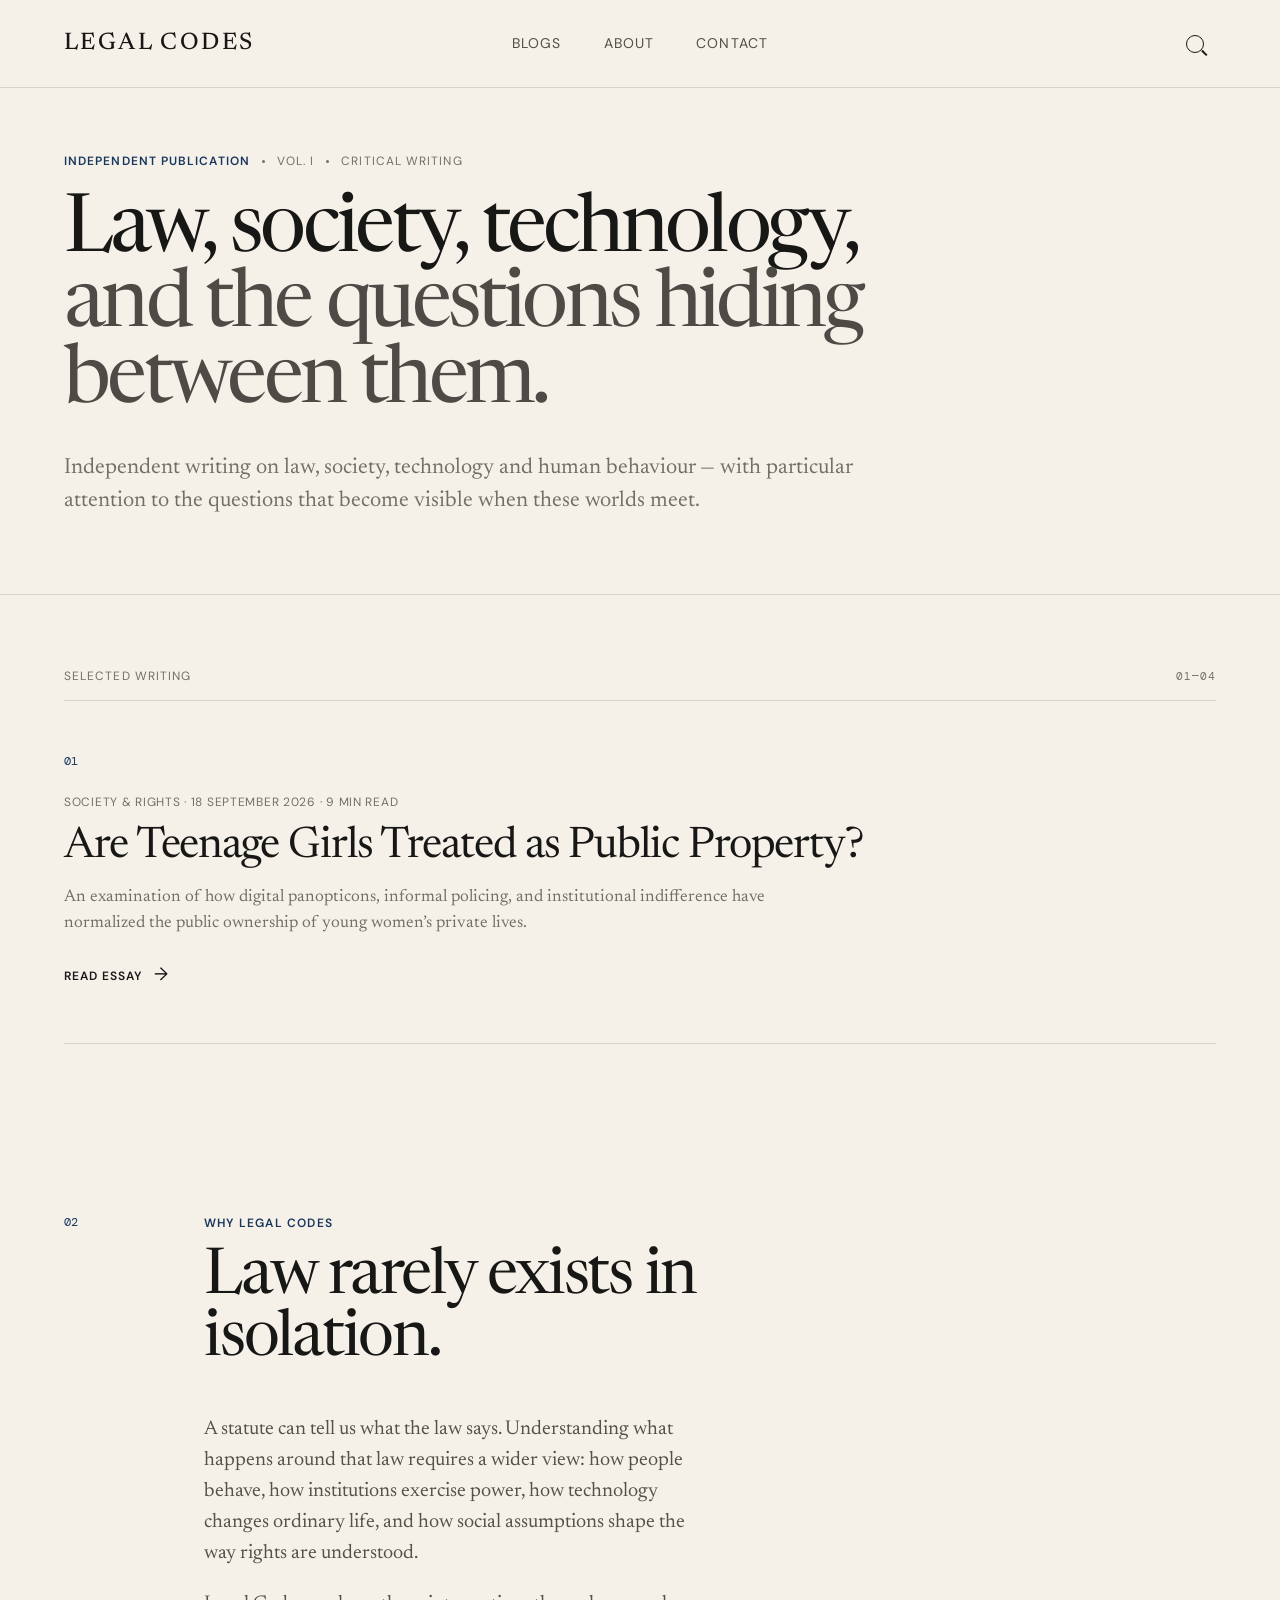
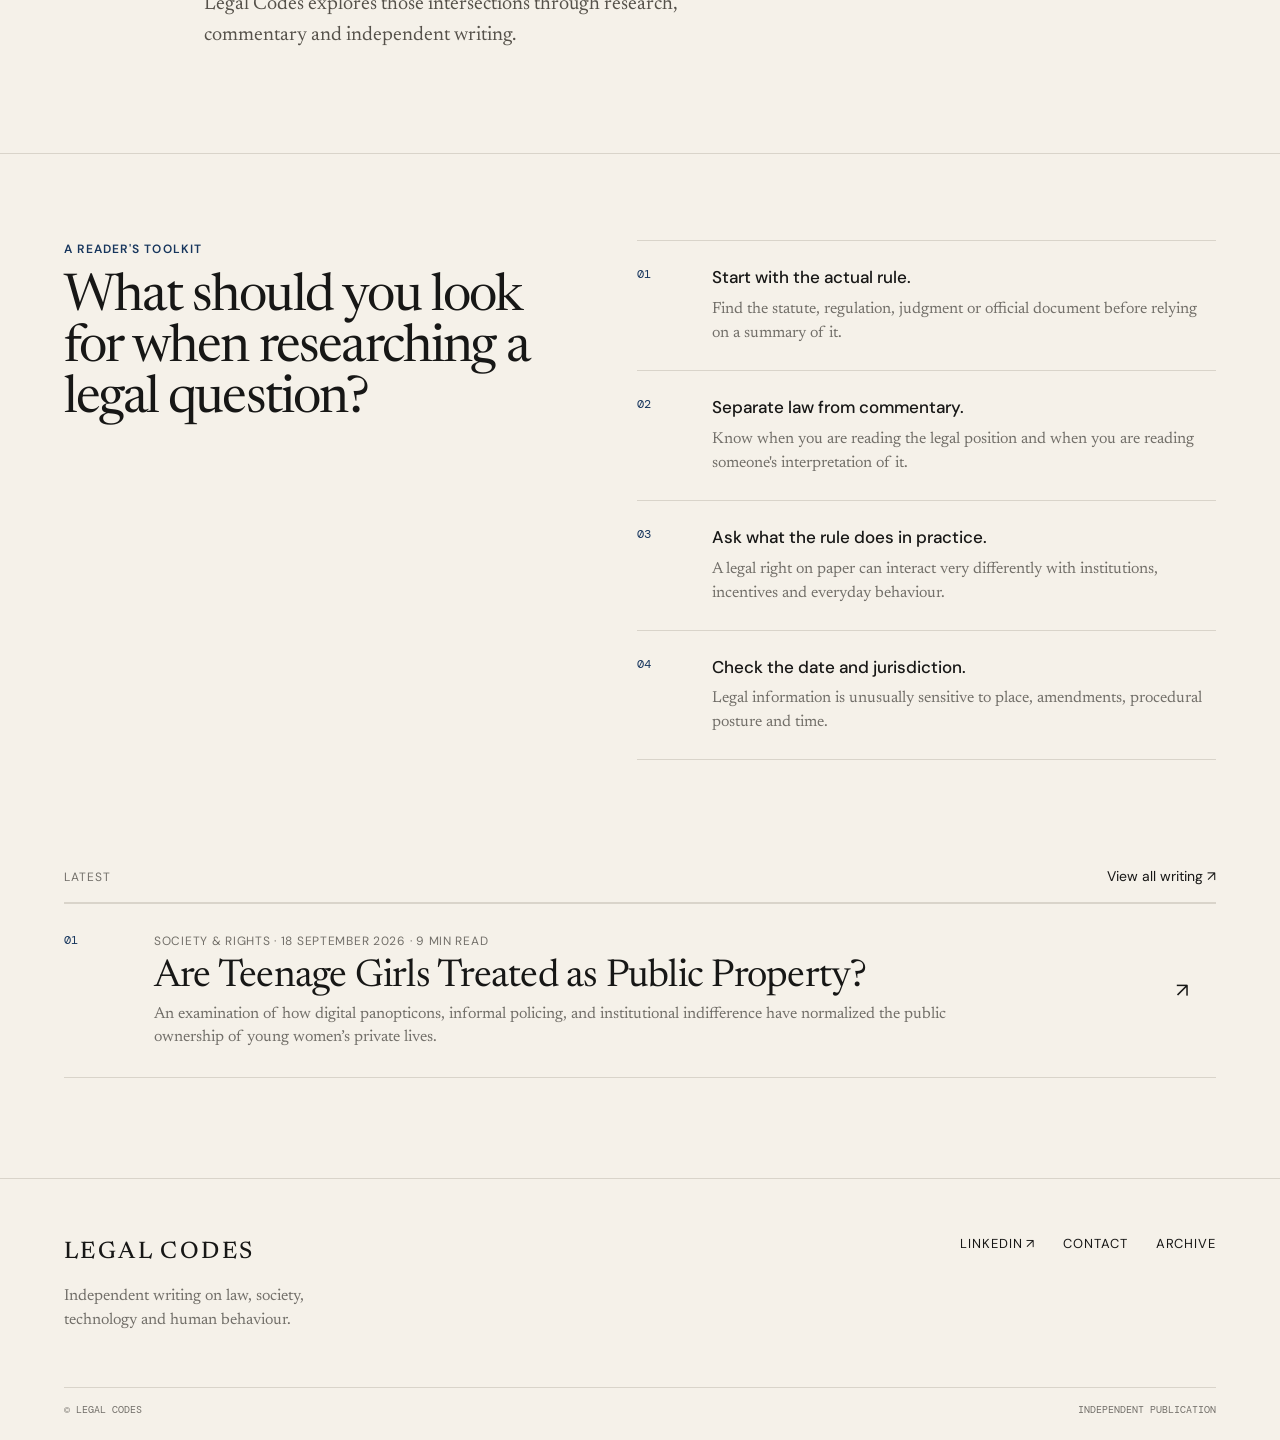
<file: legalcodes/index.html>
<!doctype html>
<html lang="en">
<head>
  <meta charset="utf-8">
  <meta name="viewport" content="width=device-width, initial-scale=1">
  <meta name="description" content="Legal Codes — independent writing on law, society, technology and human behaviour.">
  <meta name="theme-color" content="#f5f1e9">
  <title>Legal Codes — Law, society, technology and human behaviour</title>
  <link rel="preconnect" href="https://fonts.googleapis.com">
  <link rel="preconnect" href="https://fonts.gstatic.com" crossorigin>
  <link href="https://fonts.googleapis.com/css2?family=DM+Mono:wght@400;500&family=DM+Sans:wght@400;500;600&family=Newsreader:opsz,wght@6..72,400;6..72,500&display=swap" rel="stylesheet">
  <link rel="stylesheet" href="assets/css/style.css">
</head>
<body>
  <a class="skip-link" href="#main">Skip to content</a>
  <header class="site-header">
    <div class="header-inner">
      <a class="wordmark" href="index.html" aria-label="Legal Codes home">LEGAL CODES</a>
      <nav class="main-nav" aria-label="Primary navigation">
        <a href="blogs.html">Blogs</a>
        <a href="about.html">About</a>
        <a href="contact.html">Contact</a>
      </nav>
      <button class="search-trigger" type="button" data-search-open aria-label="Search Legal Codes">
        <span class="search-icon"></span>
      </button>
    </div>
  </header>

  <main id="main">
    <section class="hero editorial-rule">
      <div class="container">
        <div class="eyebrow"><span>Independent publication</span><i></i><span>Vol. I</span><i></i><span>Critical writing</span></div>
        <h1>Law, society, technology,<br><em>and the questions hiding between them.</em></h1>
        <p class="hero-deck">Independent writing on law, society, technology and human behaviour — with particular attention to the questions that become visible when these worlds meet.</p>
      </div>
    </section>

    <section class="featured-section">
      <div class="container">
        <div class="section-label"><span>Selected writing</span><span class="section-number">01—04</span></div>
        <div id="featured-grid" class="featured-grid" aria-live="polite"></div>
      </div>
    </section>

    <section class="manifesto editorial-rule">
      <div class="container manifesto-grid">
        <div class="manifesto-index">02</div>
        <div>
          <p class="kicker">Why Legal Codes</p>
          <h2>Law rarely exists in isolation.</h2>
          <div class="manifesto-copy">
            <p>A statute can tell us what the law says. Understanding what happens around that law requires a wider view: how people behave, how institutions exercise power, how technology changes ordinary life, and how social assumptions shape the way rights are understood.</p>
            <p>Legal Codes explores those intersections through research, commentary and independent writing.</p>
          </div>
        </div>
      </div>
    </section>

    <section class="research-section">
      <div class="container research-grid">
        <div class="research-intro">
          <p class="kicker">A reader's toolkit</p>
          <h2>What should you look for when researching a legal question?</h2>
        </div>
        <ol class="principles">
          <li><span>01</span><div><strong>Start with the actual rule.</strong><p>Find the statute, regulation, judgment or official document before relying on a summary of it.</p></div></li>
          <li><span>02</span><div><strong>Separate law from commentary.</strong><p>Know when you are reading the legal position and when you are reading someone's interpretation of it.</p></div></li>
          <li><span>03</span><div><strong>Ask what the rule does in practice.</strong><p>A legal right on paper can interact very differently with institutions, incentives and everyday behaviour.</p></div></li>
          <li><span>04</span><div><strong>Check the date and jurisdiction.</strong><p>Legal information is unusually sensitive to place, amendments, procedural posture and time.</p></div></li>
        </ol>
      </div>
    </section>

    <section class="latest-section">
      <div class="container">
        <div class="section-label"><span>Latest</span><a href="blogs.html">View all writing ↗</a></div>
        <div id="latest-list" class="latest-list"></div>
      </div>
    </section>
  </main>

  <footer class="site-footer">
    <div class="container footer-top">
      <div>
        <a class="footer-wordmark" href="index.html">LEGAL CODES</a>
        <p>Independent writing on law, society,<br>technology and human behaviour.</p>
      </div>
      <div class="footer-links">
        <a href="https://www.linkedin.com/in/shaunav-kaushik/" target="_blank" rel="noopener">LinkedIn ↗</a>
        <a href="contact.html">Contact</a>
        <a href="blogs.html">Archive</a>
      </div>
    </div>
    <div class="container footer-bottom"><span>© Legal Codes</span><span>Independent publication</span></div>
  </footer>

  <div class="search-overlay" data-search-overlay aria-hidden="true">
    <div class="search-panel" role="dialog" aria-modal="true" aria-labelledby="search-title">
      <div class="search-panel-top">
        <span id="search-title" class="kicker">Search Legal Codes</span>
        <button type="button" class="close-search" data-search-close aria-label="Close search">×</button>
      </div>
      <label class="search-input-wrap">
        <span class="sr-only">Search articles</span>
        <input id="site-search" type="search" autocomplete="off" placeholder="Search articles, ideas, subjects…" data-search-input>
      </label>
      <div id="search-results" class="search-results">
        <p class="search-hint">Search across the publication.</p>
      </div>
    </div>
  </div>

  <script src="assets/js/main.js"></script>
</body>
</html>
</file>
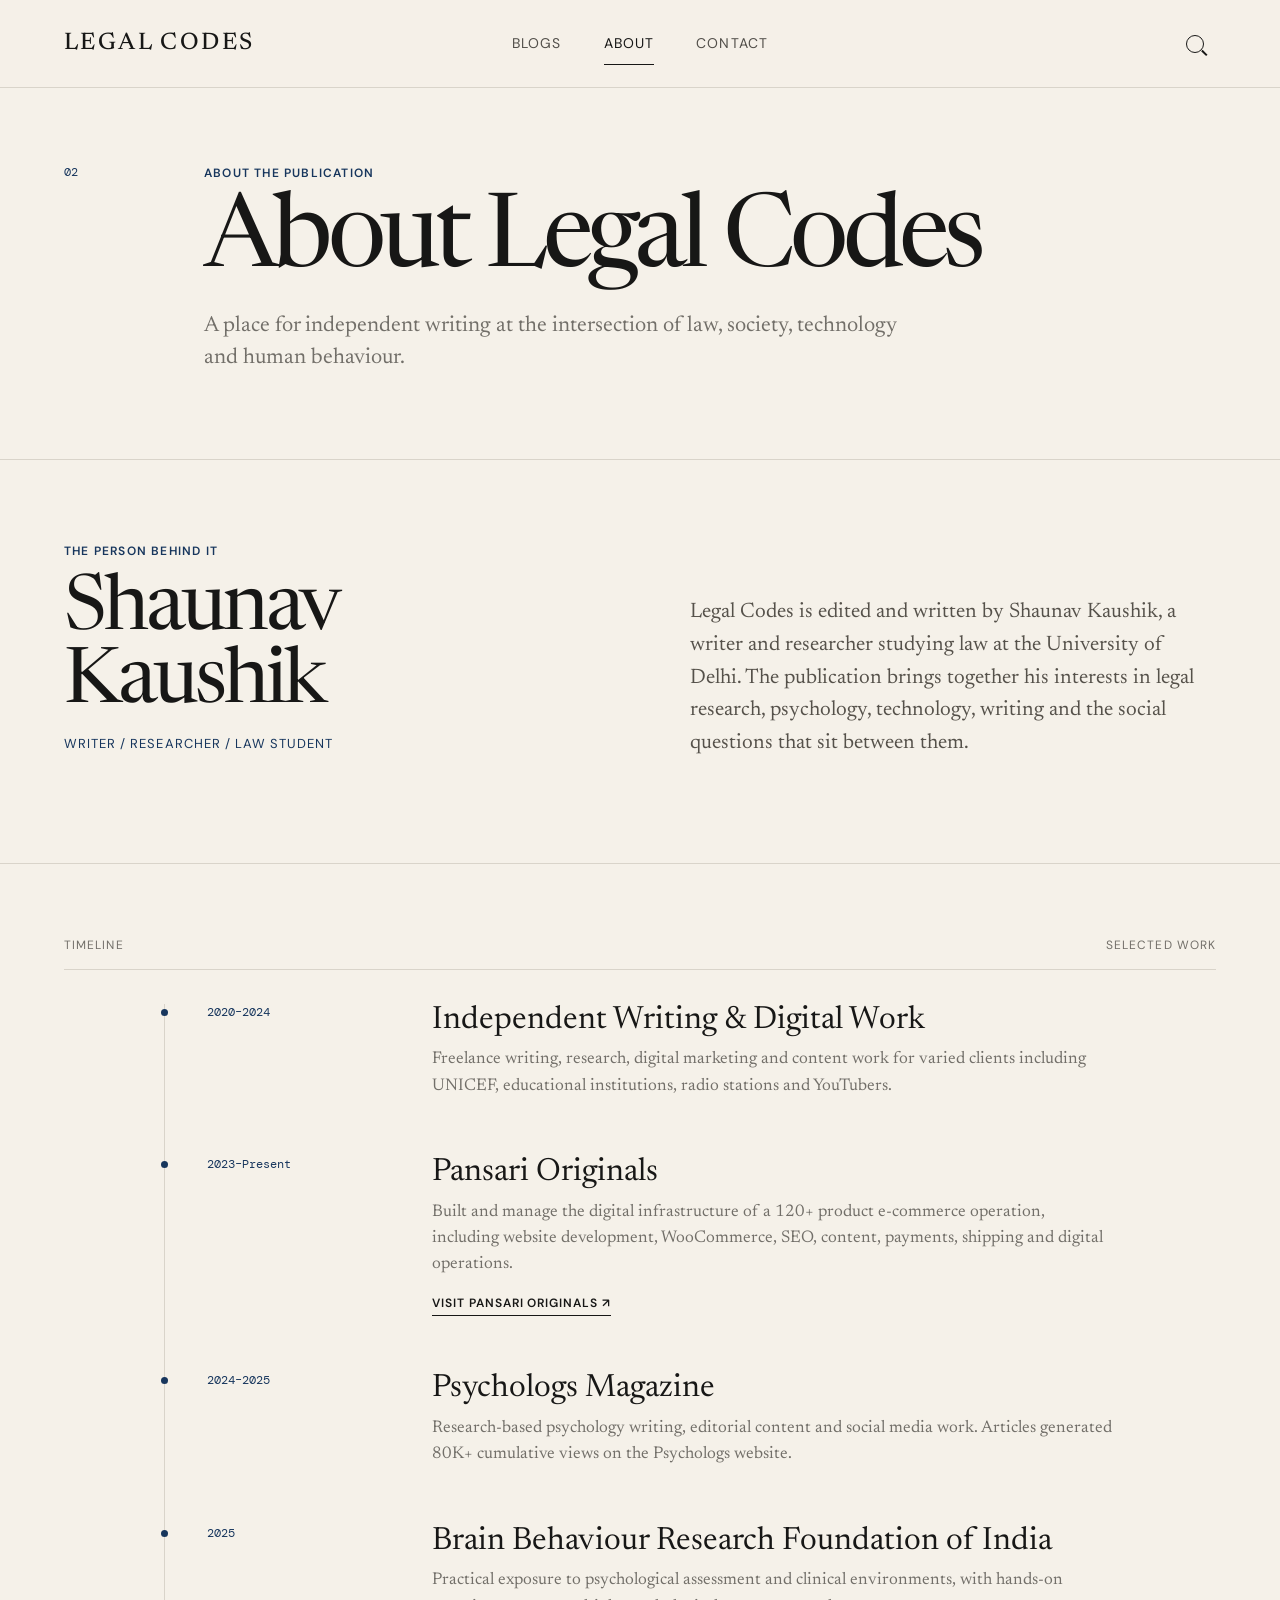
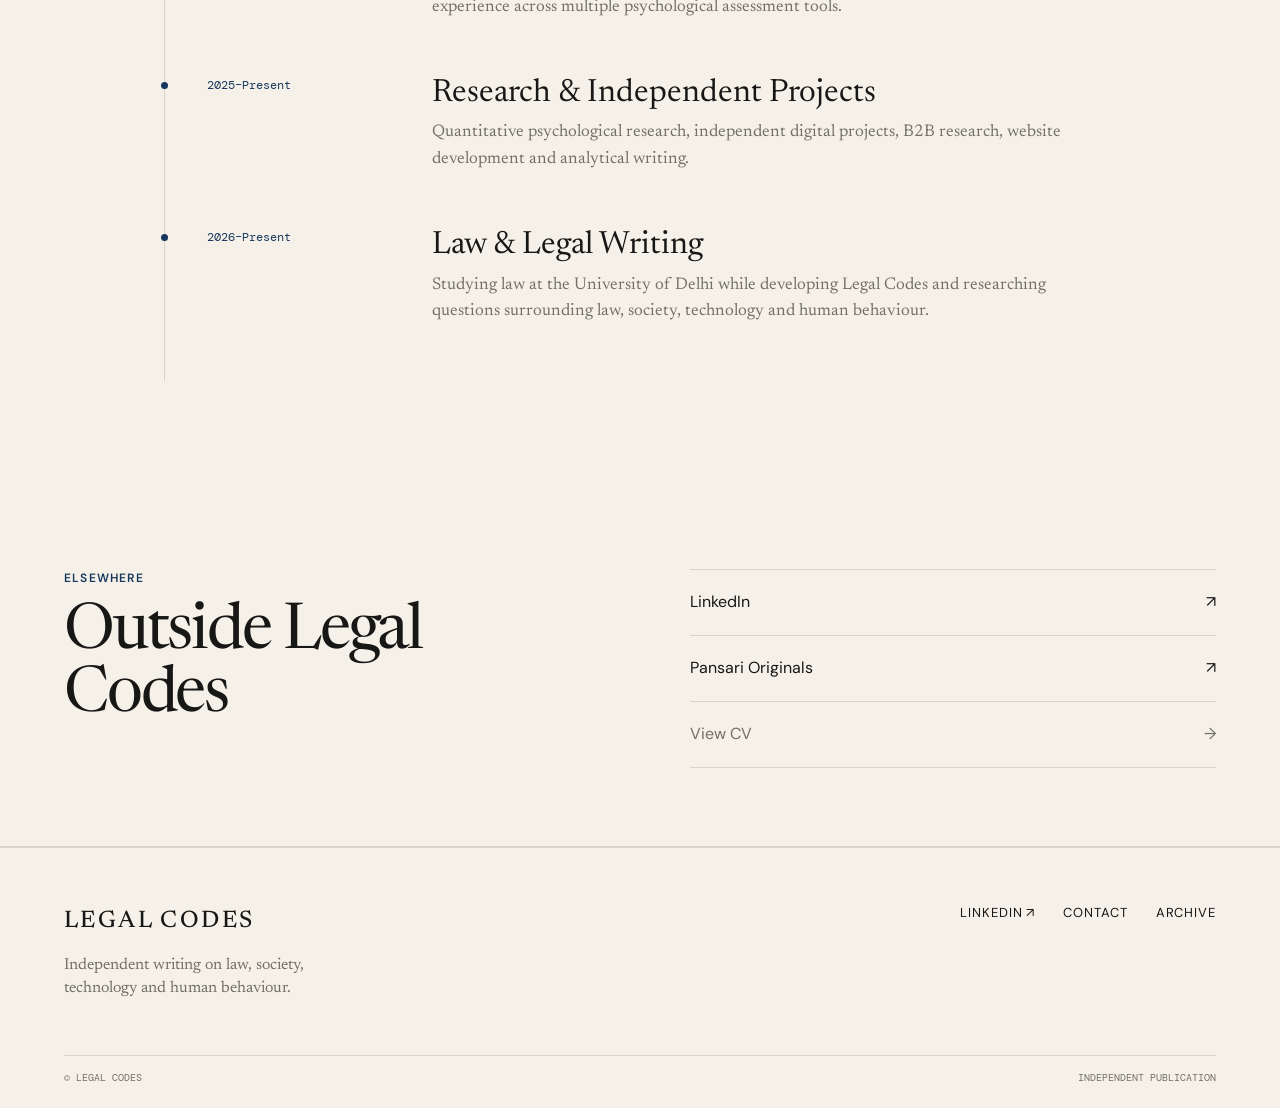
<file: legalcodes/about.html>
<!doctype html>
<html lang="en">
<head>
  <meta charset="utf-8"><meta name="viewport" content="width=device-width, initial-scale=1">
  <meta name="description" content="About Legal Codes and Shaunav Kaushik.">
  <title>About — Legal Codes</title>
  <link rel="preconnect" href="https://fonts.googleapis.com"><link rel="preconnect" href="https://fonts.gstatic.com" crossorigin>
  <link href="https://fonts.googleapis.com/css2?family=DM+Mono:wght@400;500&family=DM+Sans:wght@400;500;600&family=Newsreader:opsz,wght@6..72,400;6..72,500&display=swap" rel="stylesheet">
  <link rel="stylesheet" href="assets/css/style.css">
</head>
<body>
  <a class="skip-link" href="#main">Skip to content</a>
  <header class="site-header"><div class="header-inner"><a class="wordmark" href="index.html">LEGAL CODES</a><nav class="main-nav"><a href="blogs.html">Blogs</a><a class="active" href="about.html">About</a><a href="contact.html">Contact</a></nav><button class="search-trigger" type="button" data-search-open aria-label="Search Legal Codes"><span class="search-icon"></span></button></div></header>
  <main id="main">
    <section class="page-intro"><div class="container page-intro-grid"><span class="page-number">02</span><div><p class="kicker">About the publication</p><h1>About Legal Codes</h1><p>A place for independent writing at the intersection of law, society, technology and human behaviour.</p></div></div></section>
    <section class="about-person editorial-rule"><div class="container about-person-grid"><div><p class="kicker">The person behind it</p><h2>Shaunav Kaushik</h2><p class="role">Writer / Researcher / Law Student</p></div><div><p>Legal Codes is edited and written by Shaunav Kaushik, a writer and researcher studying law at the University of Delhi. The publication brings together his interests in legal research, psychology, technology, writing and the social questions that sit between them.</p></div></div></section>
    <section class="timeline-section"><div class="container"><div class="section-label"><span>Timeline</span><span>Selected work</span></div>
      <div class="timeline">
        <article class="timeline-item"><time>2020–2024</time><div><h3>Independent Writing &amp; Digital Work</h3><p>Freelance writing, research, digital marketing and content work for varied clients including UNICEF, educational institutions, radio stations and YouTubers.</p></div></article>
        <article class="timeline-item"><time>2023–Present</time><div><h3>Pansari Originals</h3><p>Built and manage the digital infrastructure of a 120+ product e-commerce operation, including website development, WooCommerce, SEO, content, payments, shipping and digital operations.</p><a class="text-link" href="https://pansarioriginals.com/" target="_blank" rel="noopener">Visit Pansari Originals ↗</a></div></article>
        <article class="timeline-item"><time>2024–2025</time><div><h3>Psychologs Magazine</h3><p>Research-based psychology writing, editorial content and social media work. Articles generated 80K+ cumulative views on the Psychologs website.</p></div></article>
        <article class="timeline-item"><time>2025</time><div><h3>Brain Behaviour Research Foundation of India</h3><p>Practical exposure to psychological assessment and clinical environments, with hands-on experience across multiple psychological assessment tools.</p></div></article>
        <article class="timeline-item"><time>2025–Present</time><div><h3>Research &amp; Independent Projects</h3><p>Quantitative psychological research, independent digital projects, B2B research, website development and analytical writing.</p></div></article>
        <article class="timeline-item"><time>2026–Present</time><div><h3>Law &amp; Legal Writing</h3><p>Studying law at the University of Delhi while developing Legal Codes and researching questions surrounding law, society, technology and human behaviour.</p></div></article>
      </div>
    </div></section>
    <section class="elsewhere editorial-rule"><div class="container elsewhere-grid"><div><p class="kicker">Elsewhere</p><h2>Outside Legal Codes</h2></div><div class="elsewhere-links"><a href="https://www.linkedin.com/in/shaunav-kaushik/" target="_blank" rel="noopener"><span>LinkedIn</span><span>↗</span></a><a href="https://pansarioriginals.com/" target="_blank" rel="noopener"><span>Pansari Originals</span><span>↗</span></a><a href="#" class="muted-link"><span>View CV</span><span>→</span></a></div></div></section>
  </main>
  <footer class="site-footer"><div class="container footer-top"><div><a class="footer-wordmark" href="index.html">LEGAL CODES</a><p>Independent writing on law, society,<br>technology and human behaviour.</p></div><div class="footer-links"><a href="https://www.linkedin.com/in/shaunav-kaushik/" target="_blank" rel="noopener">LinkedIn ↗</a><a href="contact.html">Contact</a><a href="blogs.html">Archive</a></div></div><div class="container footer-bottom"><span>© Legal Codes</span><span>Independent publication</span></div></footer>
  <div class="search-overlay" data-search-overlay aria-hidden="true"><div class="search-panel" role="dialog" aria-modal="true"><div class="search-panel-top"><span class="kicker">Search Legal Codes</span><button type="button" class="close-search" data-search-close aria-label="Close search">×</button></div><label class="search-input-wrap"><span class="sr-only">Search articles</span><input id="site-search" type="search" autocomplete="off" placeholder="Search articles, ideas, subjects…" data-search-input></label><div id="search-results" class="search-results"><p class="search-hint">Search across the publication.</p></div></div></div>
  <script src="assets/js/main.js"></script>
</body>
</html>
</file>
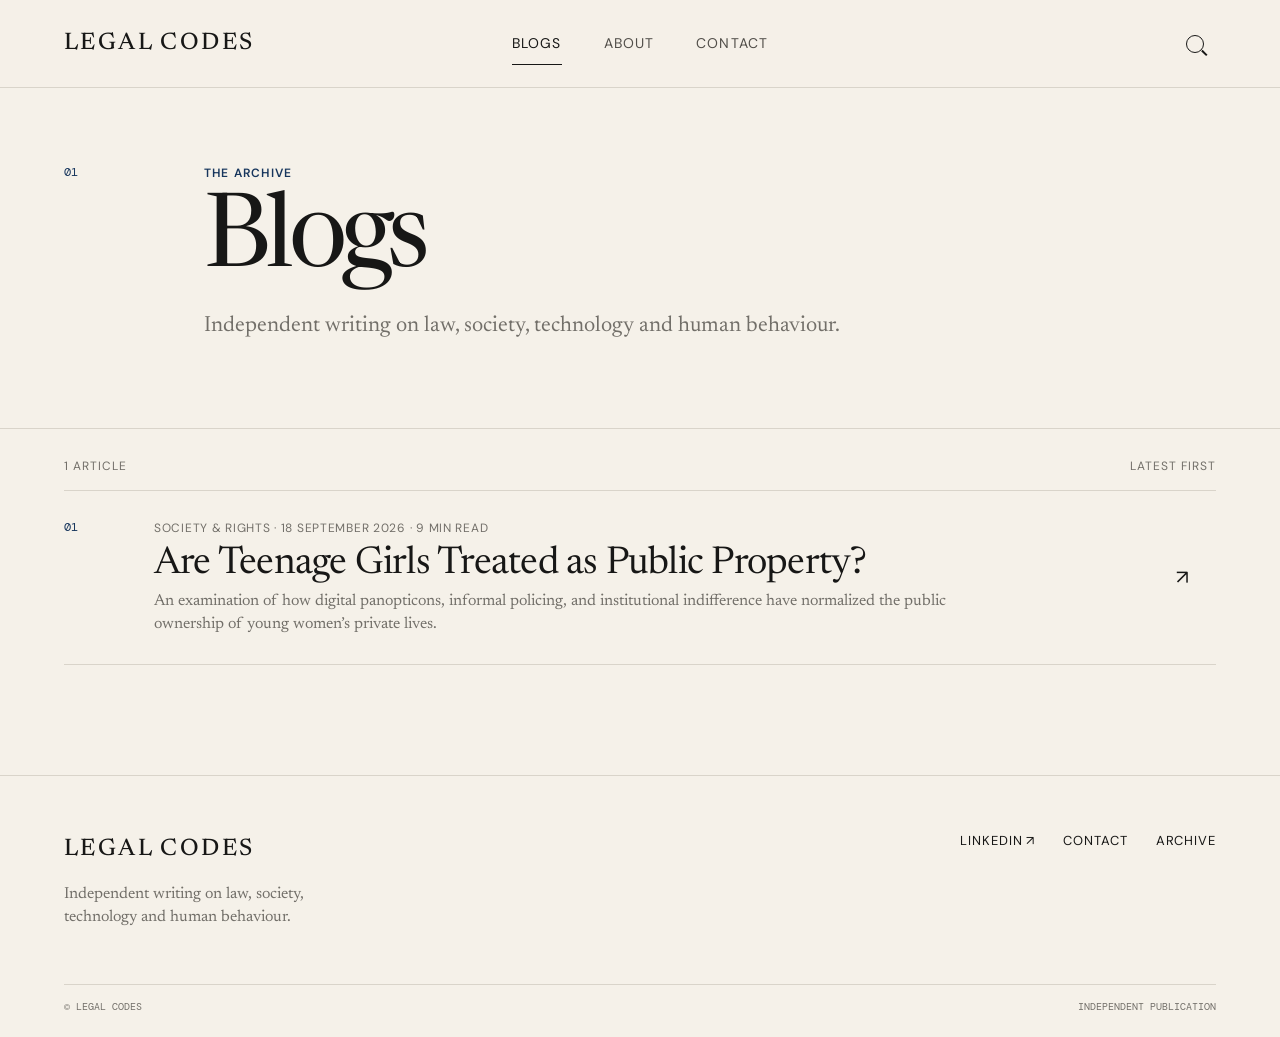
<file: legalcodes/blogs.html>
<!doctype html>
<html lang="en">
<head>
  <meta charset="utf-8">
  <meta name="viewport" content="width=device-width, initial-scale=1">
  <meta name="description" content="The complete Legal Codes archive.">
  <title>Blogs — Legal Codes</title>
  <link rel="preconnect" href="https://fonts.googleapis.com">
  <link rel="preconnect" href="https://fonts.gstatic.com" crossorigin>
  <link href="https://fonts.googleapis.com/css2?family=DM+Mono:wght@400;500&family=DM+Sans:wght@400;500;600&family=Newsreader:opsz,wght@6..72,400;6..72,500&display=swap" rel="stylesheet">
  <link rel="stylesheet" href="assets/css/style.css">
</head>
<body>
  <a class="skip-link" href="#main">Skip to content</a>
  <header class="site-header">
    <div class="header-inner">
      <a class="wordmark" href="index.html">LEGAL CODES</a>
      <nav class="main-nav" aria-label="Primary navigation"><a class="active" href="blogs.html">Blogs</a><a href="about.html">About</a><a href="contact.html">Contact</a></nav>
      <button class="search-trigger" type="button" data-search-open aria-label="Search Legal Codes"><span class="search-icon"></span></button>
    </div>
  </header>
  <main id="main">
    <section class="page-intro">
      <div class="container page-intro-grid">
        <span class="page-number">01</span>
        <div><p class="kicker">The archive</p><h1>Blogs</h1><p>Independent writing on law, society, technology and human behaviour.</p></div>
      </div>
    </section>
    <section class="archive-section">
      <div class="container">
        <div class="archive-toolbar"><span id="article-count">Loading…</span><span>Latest first</span></div>
        <div id="archive-list" class="archive-list"></div>
      </div>
    </section>
  </main>
  <footer class="site-footer">
    <div class="container footer-top"><div><a class="footer-wordmark" href="index.html">LEGAL CODES</a><p>Independent writing on law, society,<br>technology and human behaviour.</p></div><div class="footer-links"><a href="https://www.linkedin.com/in/shaunav-kaushik/" target="_blank" rel="noopener">LinkedIn ↗</a><a href="contact.html">Contact</a><a href="blogs.html">Archive</a></div></div>
    <div class="container footer-bottom"><span>© Legal Codes</span><span>Independent publication</span></div>
  </footer>
  <div class="search-overlay" data-search-overlay aria-hidden="true"><div class="search-panel" role="dialog" aria-modal="true"><div class="search-panel-top"><span class="kicker">Search Legal Codes</span><button type="button" class="close-search" data-search-close aria-label="Close search">×</button></div><label class="search-input-wrap"><span class="sr-only">Search articles</span><input id="site-search" type="search" autocomplete="off" placeholder="Search articles, ideas, subjects…" data-search-input></label><div id="search-results" class="search-results"><p class="search-hint">Search across the publication.</p></div></div></div>
  <script src="assets/js/main.js"></script>
</body>
</html>
</file>
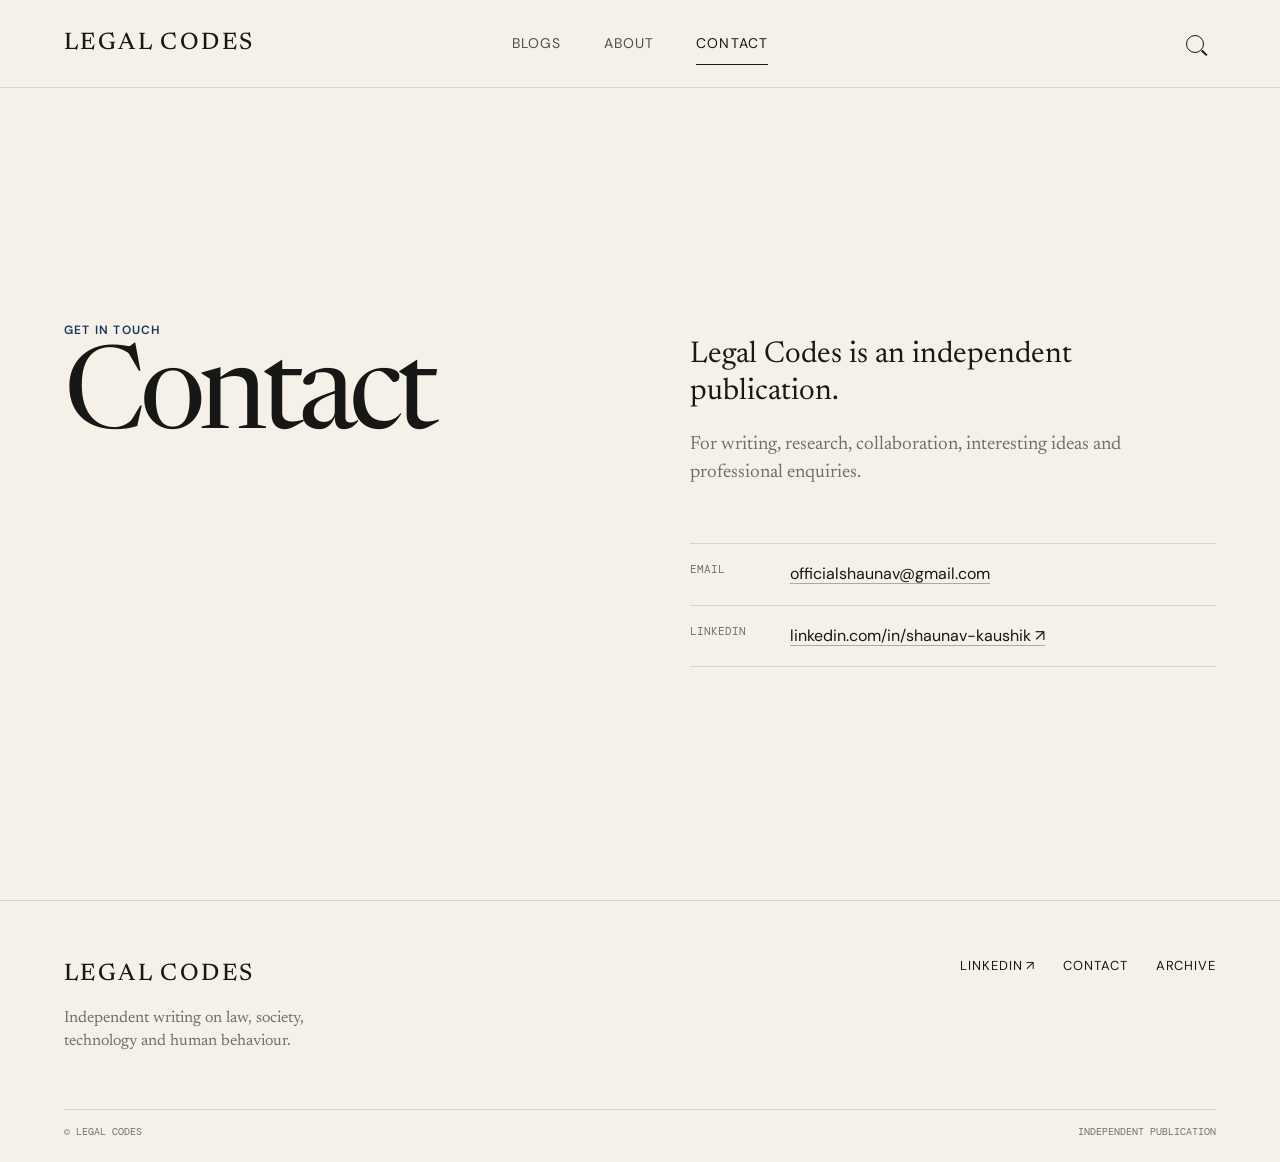
<file: legalcodes/contact.html>
<!doctype html>
<html lang="en">
<head>
  <meta charset="utf-8"><meta name="viewport" content="width=device-width, initial-scale=1">
  <meta name="description" content="Contact Legal Codes.">
  <title>Contact — Legal Codes</title>
  <link rel="preconnect" href="https://fonts.googleapis.com"><link rel="preconnect" href="https://fonts.gstatic.com" crossorigin>
  <link href="https://fonts.googleapis.com/css2?family=DM+Mono:wght@400;500&family=DM+Sans:wght@400;500;600&family=Newsreader:opsz,wght@6..72,400;6..72,500&display=swap" rel="stylesheet">
  <link rel="stylesheet" href="assets/css/style.css">
</head>
<body>
  <a class="skip-link" href="#main">Skip to content</a>
  <header class="site-header"><div class="header-inner"><a class="wordmark" href="index.html">LEGAL CODES</a><nav class="main-nav"><a href="blogs.html">Blogs</a><a href="about.html">About</a><a class="active" href="contact.html">Contact</a></nav><button class="search-trigger" type="button" data-search-open aria-label="Search Legal Codes"><span class="search-icon"></span></button></div></header>
  <main id="main">
    <section class="contact-page"><div class="container contact-grid"><div><p class="kicker">Get in touch</p><h1>Contact</h1></div><div class="contact-copy"><p class="contact-lead">Legal Codes is an independent publication.</p><p>For writing, research, collaboration, interesting ideas and professional enquiries.</p><div class="contact-details"><div><span>Email</span><a href="mailto:officialshaunav@gmail.com">officialshaunav@gmail.com</a></div><div><span>LinkedIn</span><a href="https://www.linkedin.com/in/shaunav-kaushik/" target="_blank" rel="noopener">linkedin.com/in/shaunav-kaushik ↗</a></div></div></div></div></section>
  </main>
  <footer class="site-footer"><div class="container footer-top"><div><a class="footer-wordmark" href="index.html">LEGAL CODES</a><p>Independent writing on law, society,<br>technology and human behaviour.</p></div><div class="footer-links"><a href="https://www.linkedin.com/in/shaunav-kaushik/" target="_blank" rel="noopener">LinkedIn ↗</a><a href="contact.html">Contact</a><a href="blogs.html">Archive</a></div></div><div class="container footer-bottom"><span>© Legal Codes</span><span>Independent publication</span></div></footer>
  <div class="search-overlay" data-search-overlay aria-hidden="true"><div class="search-panel" role="dialog" aria-modal="true"><div class="search-panel-top"><span class="kicker">Search Legal Codes</span><button type="button" class="close-search" data-search-close aria-label="Close search">×</button></div><label class="search-input-wrap"><span class="sr-only">Search articles</span><input id="site-search" type="search" autocomplete="off" placeholder="Search articles, ideas, subjects…" data-search-input></label><div id="search-results" class="search-results"><p class="search-hint">Search across the publication.</p></div></div></div>
  <script src="assets/js/main.js"></script>
</body>
</html>
</file>
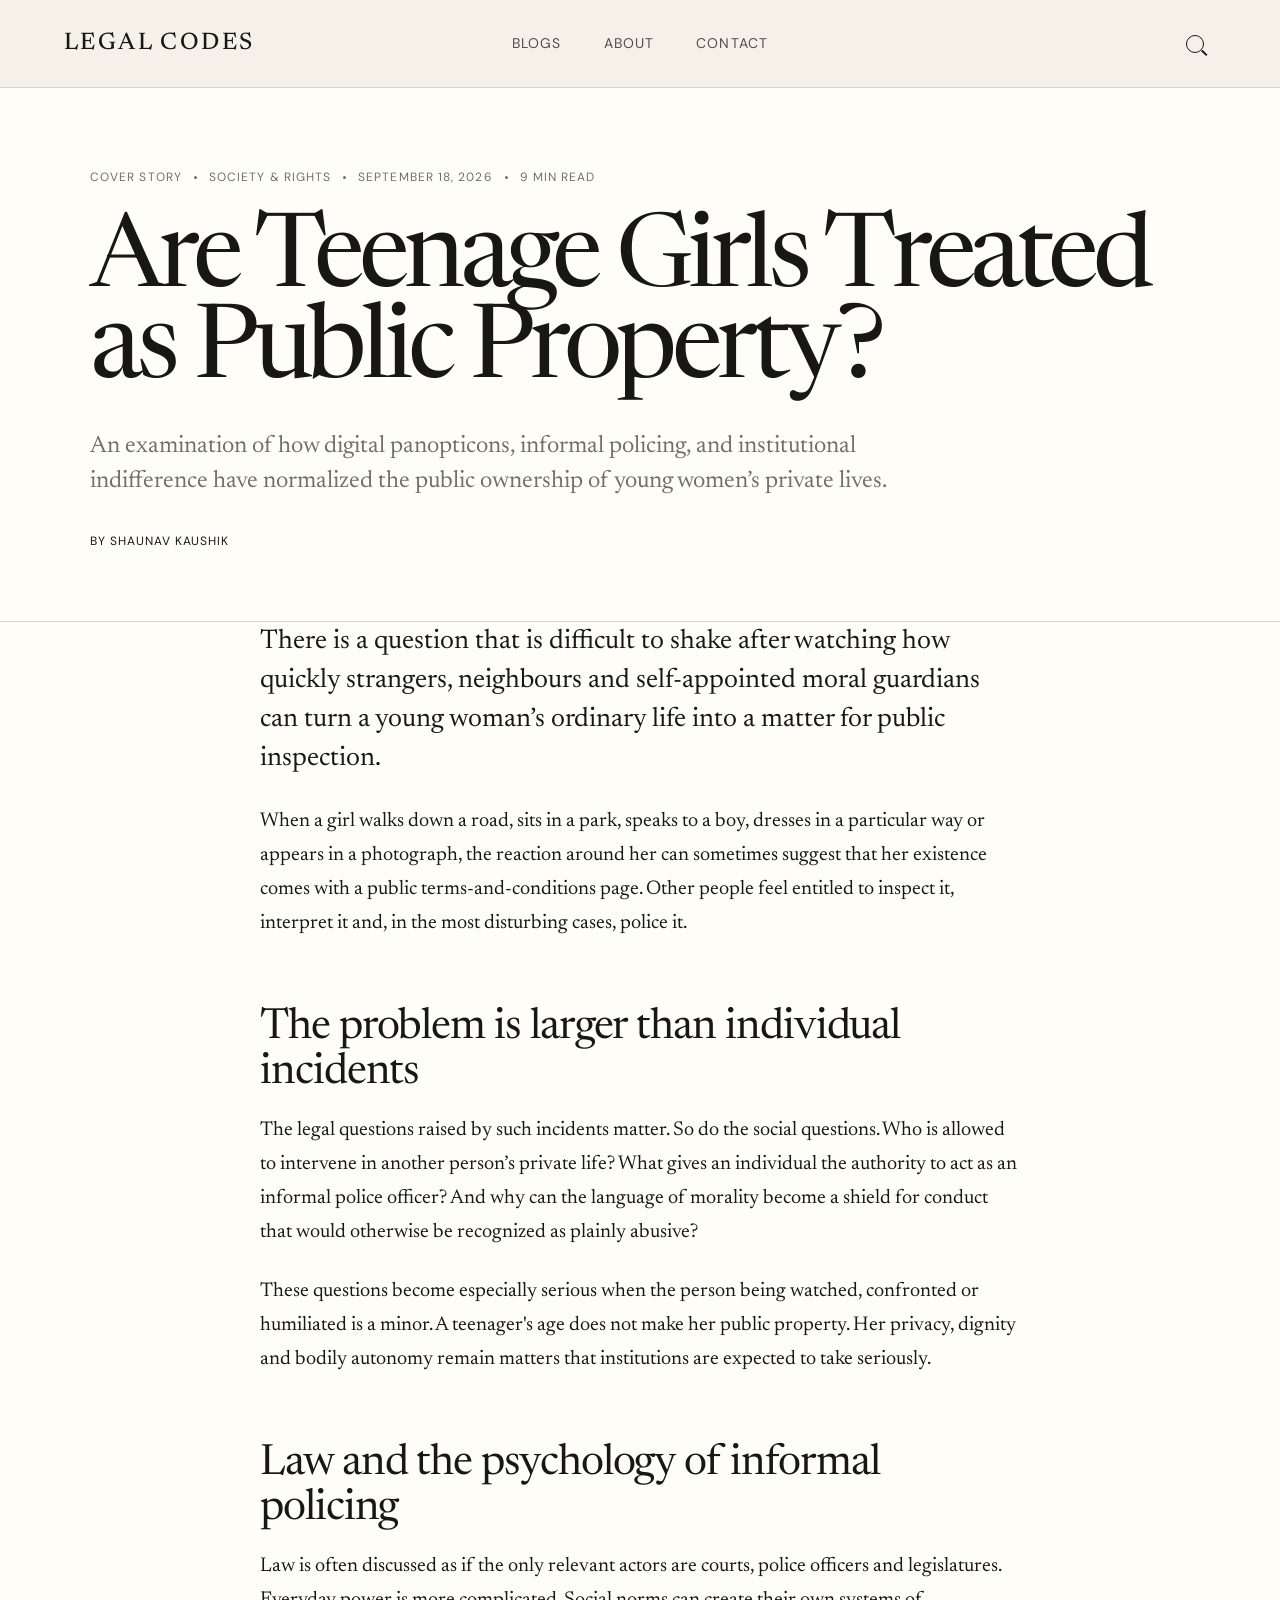
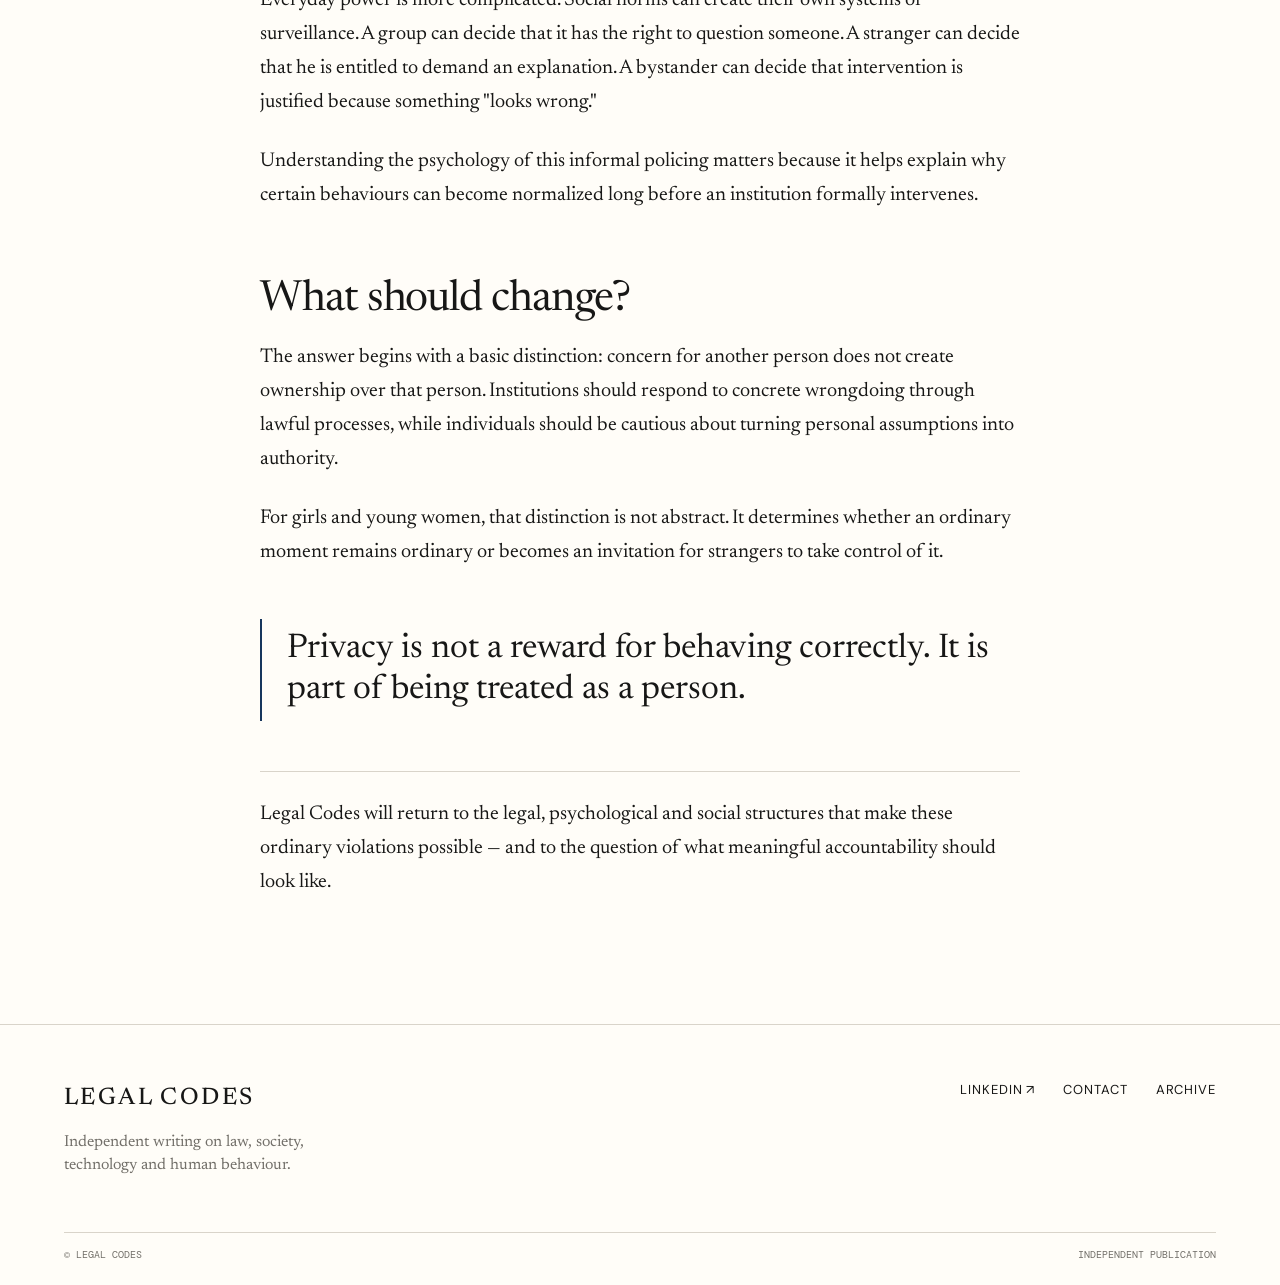
<file: legalcodes/articles/teenage-girls.html>
<!doctype html>
<html lang="en">
<head>
  <meta charset="utf-8"><meta name="viewport" content="width=device-width, initial-scale=1">
  <meta name="article-title" content="Are Teenage Girls Treated as Public Property?">
  <meta name="article-category" content="Society & Rights">
  <meta name="article-date" content="2026-09-18">
  <meta name="article-read-time" content="9 min read">
  <meta name="article-description" content="An examination of how digital panopticons, informal policing, and institutional indifference have normalized the public ownership of young women’s private lives.">
  <meta name="article-featured" content="true">
  <title>Are Teenage Girls Treated as Public Property? — Legal Codes</title>
  <link rel="preconnect" href="https://fonts.googleapis.com"><link rel="preconnect" href="https://fonts.gstatic.com" crossorigin>
  <link href="https://fonts.googleapis.com/css2?family=DM+Mono:wght@400;500&family=DM+Sans:wght@400;500;600&family=Newsreader:opsz,wght@6..72,400;6..72,500&display=swap" rel="stylesheet">
  <link rel="stylesheet" href="../assets/css/style.css">
</head>
<body>
<header class="site-header"><div class="header-inner"><a class="wordmark" href="../index.html">LEGAL CODES</a><nav class="main-nav"><a href="../blogs.html">Blogs</a><a href="../about.html">About</a><a href="../contact.html">Contact</a></nav><button class="search-trigger" type="button" data-search-open aria-label="Search Legal Codes"><span class="search-icon"></span></button></div></header>
<main>
  <article class="article">
    <div class="container article-head">
      <div class="article-meta"><span>Cover Story</span><i></i><span>Society &amp; Rights</span><i></i><span>September 18, 2026</span><i></i><span>9 min read</span></div>
      <h1>Are Teenage Girls Treated as Public Property?</h1>
      <p class="article-deck">An examination of how digital panopticons, informal policing, and institutional indifference have normalized the public ownership of young women’s private lives.</p>
      <div class="article-byline"><span>By Shaunav Kaushik</span></div>
    </div>
    <div class="article-rule"></div>
    <div class="container article-body">
      <p class="lead">There is a question that is difficult to shake after watching how quickly strangers, neighbours and self-appointed moral guardians can turn a young woman’s ordinary life into a matter for public inspection.</p>
      <p>When a girl walks down a road, sits in a park, speaks to a boy, dresses in a particular way or appears in a photograph, the reaction around her can sometimes suggest that her existence comes with a public terms-and-conditions page. Other people feel entitled to inspect it, interpret it and, in the most disturbing cases, police it.</p>
      <h2>The problem is larger than individual incidents</h2>
      <p>The legal questions raised by such incidents matter. So do the social questions. Who is allowed to intervene in another person’s private life? What gives an individual the authority to act as an informal police officer? And why can the language of morality become a shield for conduct that would otherwise be recognized as plainly abusive?</p>
      <p>These questions become especially serious when the person being watched, confronted or humiliated is a minor. A teenager's age does not make her public property. Her privacy, dignity and bodily autonomy remain matters that institutions are expected to take seriously.</p>
      <h2>Law and the psychology of informal policing</h2>
      <p>Law is often discussed as if the only relevant actors are courts, police officers and legislatures. Everyday power is more complicated. Social norms can create their own systems of surveillance. A group can decide that it has the right to question someone. A stranger can decide that he is entitled to demand an explanation. A bystander can decide that intervention is justified because something "looks wrong."</p>
      <p>Understanding the psychology of this informal policing matters because it helps explain why certain behaviours can become normalized long before an institution formally intervenes.</p>
      <h2>What should change?</h2>
      <p>The answer begins with a basic distinction: concern for another person does not create ownership over that person. Institutions should respond to concrete wrongdoing through lawful processes, while individuals should be cautious about turning personal assumptions into authority.</p>
      <p>For girls and young women, that distinction is not abstract. It determines whether an ordinary moment remains ordinary or becomes an invitation for strangers to take control of it.</p>
      <blockquote>Privacy is not a reward for behaving correctly. It is part of being treated as a person.</blockquote>
      <p class="article-end">Legal Codes will return to the legal, psychological and social structures that make these ordinary violations possible — and to the question of what meaningful accountability should look like.</p>
    </div>
  </article>
</main>
<footer class="site-footer"><div class="container footer-top"><div><a class="footer-wordmark" href="../index.html">LEGAL CODES</a><p>Independent writing on law, society,<br>technology and human behaviour.</p></div><div class="footer-links"><a href="https://www.linkedin.com/in/shaunav-kaushik/" target="_blank" rel="noopener">LinkedIn ↗</a><a href="../contact.html">Contact</a><a href="../blogs.html">Archive</a></div></div><div class="container footer-bottom"><span>© Legal Codes</span><span>Independent publication</span></div></footer>
<div class="search-overlay" data-search-overlay aria-hidden="true"><div class="search-panel" role="dialog" aria-modal="true"><div class="search-panel-top"><span class="kicker">Search Legal Codes</span><button type="button" class="close-search" data-search-close aria-label="Close search">×</button></div><label class="search-input-wrap"><span class="sr-only">Search articles</span><input id="site-search" type="search" autocomplete="off" placeholder="Search articles, ideas, subjects…" data-search-input></label><div id="search-results" class="search-results"><p class="search-hint">Search across the publication.</p></div></div></div>
<script src="../assets/js/main.js"></script>
</body>
</html>
</file>
<file: legalcodes/assets/css/style.css>
:root{
  --paper:#f5f1e9;
  --ink:#171716;
  --muted:#726f69;
  --line:#d9d4ca;
  --navy:#17365d;
  --white:#fffdf8;
  --max:1280px;
  --gutter:clamp(20px,5vw,72px);
  --serif:"Newsreader", Georgia, serif;
  --sans:"DM Sans", Arial, sans-serif;
  --mono:"DM Mono", monospace;
}
*{box-sizing:border-box}
html{scroll-behavior:smooth}
body{margin:0;background:var(--paper);color:var(--ink);font-family:var(--sans);font-size:16px;line-height:1.55}
body:has(.article){background:var(--white)}
a{color:inherit;text-decoration:none}
button,input{font:inherit}
img{max-width:100%;display:block}
.container{width:min(var(--max),calc(100% - 2 * var(--gutter)));margin-inline:auto}
.sr-only{position:absolute;width:1px;height:1px;padding:0;margin:-1px;overflow:hidden;clip:rect(0,0,0,0);white-space:nowrap;border:0}
.skip-link{position:fixed;left:12px;top:-60px;background:var(--ink);color:#fff;padding:10px 14px;z-index:1000}
.skip-link:focus{top:12px}
.site-header{height:88px;border-bottom:1px solid var(--line);background:rgba(245,241,233,.96);position:relative;z-index:20}
.header-inner{width:min(var(--max),calc(100% - 2 * var(--gutter)));height:100%;margin:auto;display:grid;grid-template-columns:1fr auto 1fr;align-items:center}
.wordmark,.footer-wordmark{font-family:var(--serif);font-size:24px;letter-spacing:.1em;font-weight:500}
.main-nav{display:flex;gap:42px;height:100%;align-items:center}
.main-nav a{font-size:14px;text-transform:uppercase;letter-spacing:.08em;color:#514e49;position:relative}
.main-nav a:hover,.main-nav a.active{color:var(--ink)}
.main-nav a.active:after{content:"";position:absolute;left:0;right:0;bottom:-11px;height:1px;background:var(--ink)}
.search-trigger{justify-self:end;border:0;background:none;width:42px;height:42px;cursor:pointer;position:relative}
.search-icon{display:block;width:18px;height:18px;border:1.5px solid var(--ink);border-radius:50%;margin:auto;position:relative}
.search-icon:after{content:"";position:absolute;width:7px;height:1.5px;background:var(--ink);right:-5px;bottom:-2px;transform:rotate(45deg)}
.eyebrow,.section-label,.article-meta{display:flex;align-items:center;gap:12px;font-size:12px;letter-spacing:.09em;text-transform:uppercase}
.eyebrow{color:var(--muted)}
.eyebrow span:first-child,.kicker{color:var(--navy);font-weight:600}
.eyebrow i,.article-meta i{width:3px;height:3px;background:var(--muted);border-radius:50%;display:block}
.hero{padding:64px 0 76px}
.editorial-rule{border-bottom:1px solid var(--line)}
.hero h1{font:400 clamp(52px,6.3vw,92px)/.94 var(--serif);letter-spacing:-.045em;max-width:1000px;margin:24px 0 30px}
.hero h1 em{font-style:normal;color:#4e4b46}
.hero-deck{font:400 22px/1.5 var(--serif);color:var(--muted);max-width:830px;margin:0}
.featured-section{padding:72px 0 88px}
.section-label{justify-content:space-between;border-bottom:1px solid var(--line);padding-bottom:14px;color:var(--muted)}
.section-label a{color:var(--ink);text-transform:none;letter-spacing:0;font-size:14px}
.section-number{font-family:var(--mono);font-size:11px}
.featured-grid{display:grid;grid-template-columns:repeat(2,1fr);gap:0 56px}
.featured-item{padding:34px 0 38px;border-bottom:1px solid var(--line);position:relative;display:block}
.featured-main{grid-column:1/-1;padding:52px 0 54px}
.featured-number{font:400 12px var(--mono);color:var(--navy);display:block;margin-bottom:20px}
.featured-meta,.article-row-meta{font-size:12px;letter-spacing:.06em;text-transform:uppercase;color:var(--muted)}
.featured-item h2{font:400 clamp(30px,3.4vw,56px)/1.03 var(--serif);letter-spacing:-.025em;margin:12px 0 15px;max-width:1000px}
.featured-item:not(.featured-main) h2{font-size:38px}
.featured-item p{font:400 17px/1.5 var(--serif);color:var(--muted);max-width:760px;margin:0 0 25px}
.featured-link{font-size:12px;font-weight:600;text-transform:uppercase;letter-spacing:.08em}
.featured-link b{font-size:18px;font-weight:400;margin-left:8px}
.manifesto{padding:82px 0}
.manifesto-grid{display:grid;grid-template-columns:100px 1.1fr 1fr;gap:40px}
.manifesto-index,.page-number{font:400 12px var(--mono);color:var(--navy)}
.kicker{font-size:12px;letter-spacing:.1em;text-transform:uppercase;margin:0 0 14px}
.manifesto h2,.research-intro h2,.elsewhere h2{font:400 clamp(42px,5vw,70px)/.98 var(--serif);letter-spacing:-.035em;margin:0}
.manifesto-copy{font:400 20px/1.55 var(--serif);color:#55514a;padding-top:42px}
.manifesto-copy p{margin:0 0 20px}
.research-section{padding:86px 0}
.research-grid{display:grid;grid-template-columns:1fr 1.2fr;gap:90px}
.research-intro h2{font-size:52px}
.principles{margin:0;padding:0;list-style:none;border-top:1px solid var(--line)}
.principles li{display:grid;grid-template-columns:55px 1fr;gap:20px;padding:25px 0;border-bottom:1px solid var(--line)}
.principles span{font:400 12px var(--mono);color:var(--navy)}
.principles strong{font:500 17px var(--sans)}
.principles p{margin:6px 0 0;color:var(--muted);font:400 16px/1.5 var(--serif)}
.latest-section{padding:20px 0 100px}
.latest-list,.archive-list{border-top:1px solid var(--line)}
.article-row{display:grid;grid-template-columns:70px 1fr 40px;gap:20px;padding:28px 0;border-bottom:1px solid var(--line);transition:padding .25s ease}
.article-row:hover{padding-left:10px}
.article-row-number{font:400 12px var(--mono);color:var(--navy)}
.article-row-main{display:grid;gap:6px}
.article-row-title{font:400 clamp(25px,3vw,42px)/1.05 var(--serif);letter-spacing:-.02em}
.article-row-description{font:400 16px/1.45 var(--serif);color:var(--muted);max-width:850px}
.article-arrow{font-size:20px;align-self:center}
.page-intro{padding:76px 0 85px;border-bottom:1px solid var(--line)}
.page-intro-grid{display:grid;grid-template-columns:100px 1fr;gap:40px}
.page-intro h1{font:400 clamp(64px,8vw,120px)/.88 var(--serif);letter-spacing:-.05em;margin:0 0 24px}
.page-intro p:not(.kicker){font:400 22px/1.45 var(--serif);color:var(--muted);max-width:720px;margin:0}
.archive-section{padding:28px 0 110px}
.archive-toolbar{display:flex;justify-content:space-between;color:var(--muted);font-size:12px;text-transform:uppercase;letter-spacing:.08em;padding:0 0 15px}
.about-person{padding:82px 0}
.about-person-grid{display:grid;grid-template-columns:1fr 1fr;gap:100px}
.about-person h2{font:400 clamp(46px,6vw,80px)/.95 var(--serif);letter-spacing:-.04em;margin:0}
.role{color:var(--navy);font-size:13px;text-transform:uppercase;letter-spacing:.08em}
.about-person-grid>div:last-child{font:400 21px/1.55 var(--serif);color:#55514a;padding-top:34px}
.timeline-section{padding:72px 0 110px}
.timeline{margin-top:34px;margin-left:100px;border-left:1px solid var(--line)}
.timeline-item{display:grid;grid-template-columns:180px 1fr;gap:45px;padding:0 0 56px 42px;position:relative}
.timeline-item:before{content:"";position:absolute;left:-4px;top:5px;width:7px;height:7px;background:var(--navy);border-radius:50%}
.timeline-item time{font:400 12px var(--mono);color:var(--navy)}
.timeline-item h3{font:400 32px/1.05 var(--serif);margin:0 0 10px}
.timeline-item p{font:400 17px/1.55 var(--serif);color:var(--muted);max-width:680px;margin:0}
.text-link{display:inline-block;margin-top:15px;font-size:12px;text-transform:uppercase;letter-spacing:.08em;font-weight:600;border-bottom:1px solid currentColor;padding-bottom:3px}
.elsewhere{padding:78px 0}
.elsewhere-grid{display:grid;grid-template-columns:1fr 1fr;gap:100px}
.elsewhere-links{border-top:1px solid var(--line)}
.elsewhere-links a{display:flex;justify-content:space-between;padding:20px 0;border-bottom:1px solid var(--line);font-size:16px}
.muted-link{color:var(--muted)}
.contact-page{min-height:calc(100vh - 88px);display:flex;align-items:center;padding:100px 0}
.contact-grid{display:grid;grid-template-columns:1fr 1fr;gap:100px}
.contact-page h1{font:400 clamp(70px,9vw,140px)/.85 var(--serif);letter-spacing:-.055em;margin:0}
.contact-copy{padding-top:16px;max-width:600px}
.contact-lead{font:400 30px/1.25 var(--serif);margin:0 0 18px}
.contact-copy>p:not(.contact-lead){font:400 19px/1.5 var(--serif);color:var(--muted)}
.contact-details{border-top:1px solid var(--line);margin-top:55px}
.contact-details>div{display:grid;grid-template-columns:100px 1fr;padding:18px 0;border-bottom:1px solid var(--line)}
.contact-details span{font:400 11px var(--mono);text-transform:uppercase;color:var(--muted)}
.contact-details a{text-decoration:underline;text-decoration-color:#aaa;text-underline-offset:4px}
.site-footer{border-top:1px solid var(--line);padding:55px 0 24px}
.footer-top{display:grid;grid-template-columns:1fr auto;gap:60px}
.footer-wordmark{display:inline-block;margin-bottom:14px}
.footer-top p{margin:0;color:var(--muted);font:400 16px/1.45 var(--serif)}
.footer-links{display:flex;gap:28px;align-items:flex-start;font-size:13px;text-transform:uppercase;letter-spacing:.07em}
.footer-bottom{border-top:1px solid var(--line);margin-top:55px;padding-top:15px;display:flex;justify-content:space-between;font:400 10px var(--mono);text-transform:uppercase;color:var(--muted)}
.search-overlay{position:fixed;inset:0;background:rgba(23,23,22,.48);backdrop-filter:blur(3px);z-index:100;opacity:0;pointer-events:none;transition:opacity .2s ease}
.search-overlay[aria-hidden="false"]{opacity:1;pointer-events:auto}
.search-panel{background:var(--paper);width:min(820px,calc(100% - 32px));margin:7vh auto 0;padding:28px 32px 34px;max-height:80vh;overflow:auto}
.search-panel-top{display:flex;justify-content:space-between;align-items:center}
.close-search{border:0;background:none;font-size:30px;line-height:1;cursor:pointer}
.search-input-wrap{display:block;border-bottom:2px solid var(--ink);margin:28px 0 10px}
.search-input-wrap input{width:100%;border:0;background:transparent;outline:none;padding:10px 0 15px;font:400 38px var(--serif)}
.search-results{border-top:1px solid var(--line)}
.search-hint{color:var(--muted);font:400 18px var(--serif);padding:18px 0}
.search-result{display:grid;gap:3px;padding:17px 0;border-bottom:1px solid var(--line)}
.search-result span,.search-result small{font-size:10px;text-transform:uppercase;letter-spacing:.08em;color:var(--muted)}
.search-result strong{font:400 25px/1.05 var(--serif)}
.article{padding-bottom:100px}
.article-head{padding:80px 0 70px;max-width:1100px}
.article-meta{color:var(--muted);flex-wrap:wrap}
.article-head h1{font:400 clamp(60px,8vw,115px)/.89 var(--serif);letter-spacing:-.05em;margin:30px 0}
.article-deck{font:400 24px/1.45 var(--serif);color:var(--muted);max-width:850px;margin:0}
.article-byline{margin-top:34px;font-size:12px;text-transform:uppercase;letter-spacing:.08em}
.article-rule{border-top:1px solid var(--line)}
.article-body{width:min(760px,calc(100% - 2 * var(--gutter)));font:400 20px/1.7 var(--serif)}
.article-body .lead{font-size:27px;line-height:1.45}
.article-body h2{font:400 43px/1.05 var(--serif);letter-spacing:-.025em;margin:65px 0 18px}
.article-body p{margin:0 0 25px}
.article-body blockquote{border-left:2px solid var(--navy);margin:50px 0;padding:10px 0 10px 25px;font:400 34px/1.2 var(--serif)}
.article-end{padding-top:25px;border-top:1px solid var(--line)}
.empty-state{color:var(--muted);padding:30px 0}
@media(max-width:900px){
  .header-inner{grid-template-columns:1fr auto}
  .main-nav{grid-column:1/-1;grid-row:2;display:none}
  .site-header{height:72px}
  .header-inner{height:72px}
  .hero{padding:50px 0 60px}
  .hero h1{font-size:clamp(48px,11vw,75px)}
  .featured-grid{grid-template-columns:1fr;gap:0}
  .featured-main{grid-column:auto}
  .manifesto-grid,.research-grid,.about-person-grid,.elsewhere-grid,.contact-grid{grid-template-columns:1fr;gap:40px}
  .manifesto-grid{grid-template-columns:50px 1fr}
  .manifesto-copy{padding-top:0}
  .research-intro h2{font-size:46px}
  .timeline{margin-left:30px}
  .timeline-item{grid-template-columns:1fr;gap:10px;padding-left:28px}
  .footer-top{grid-template-columns:1fr}
  .footer-links{flex-wrap:wrap}
  .page-intro-grid{grid-template-columns:50px 1fr}
}
@media(max-width:600px){
  :root{--gutter:22px}
  .wordmark,.footer-wordmark{font-size:20px}
  .hero-deck{font-size:19px}
  .eyebrow{flex-wrap:wrap}
  .featured-item:not(.featured-main) h2{font-size:32px}
  .article-row{grid-template-columns:38px 1fr}
  .article-arrow{display:none}
  .page-intro{padding:55px 0 65px}
  .page-intro h1{font-size:72px}
  .page-intro p:not(.kicker){font-size:19px}
  .contact-page{padding:70px 0}
  .contact-grid{gap:55px}
  .contact-details>div{grid-template-columns:80px 1fr;gap:10px}
  .footer-links{display:grid;grid-template-columns:1fr 1fr;gap:14px}
  .footer-bottom{display:block}
  .footer-bottom span{display:block;margin-bottom:6px}
  .article-head{padding:55px 0}
  .article-head h1{font-size:clamp(52px,14vw,78px)}
  .article-deck{font-size:21px}
  .article-body{font-size:19px}
  .article-body .lead{font-size:24px}
  .article-body h2{font-size:38px}
  .search-panel{padding:24px 20px}
  .search-input-wrap input{font-size:30px}
}
@media(prefers-reduced-motion:reduce){
  *,*:before,*:after{scroll-behavior:auto!important;transition:none!important}
}
</file>
